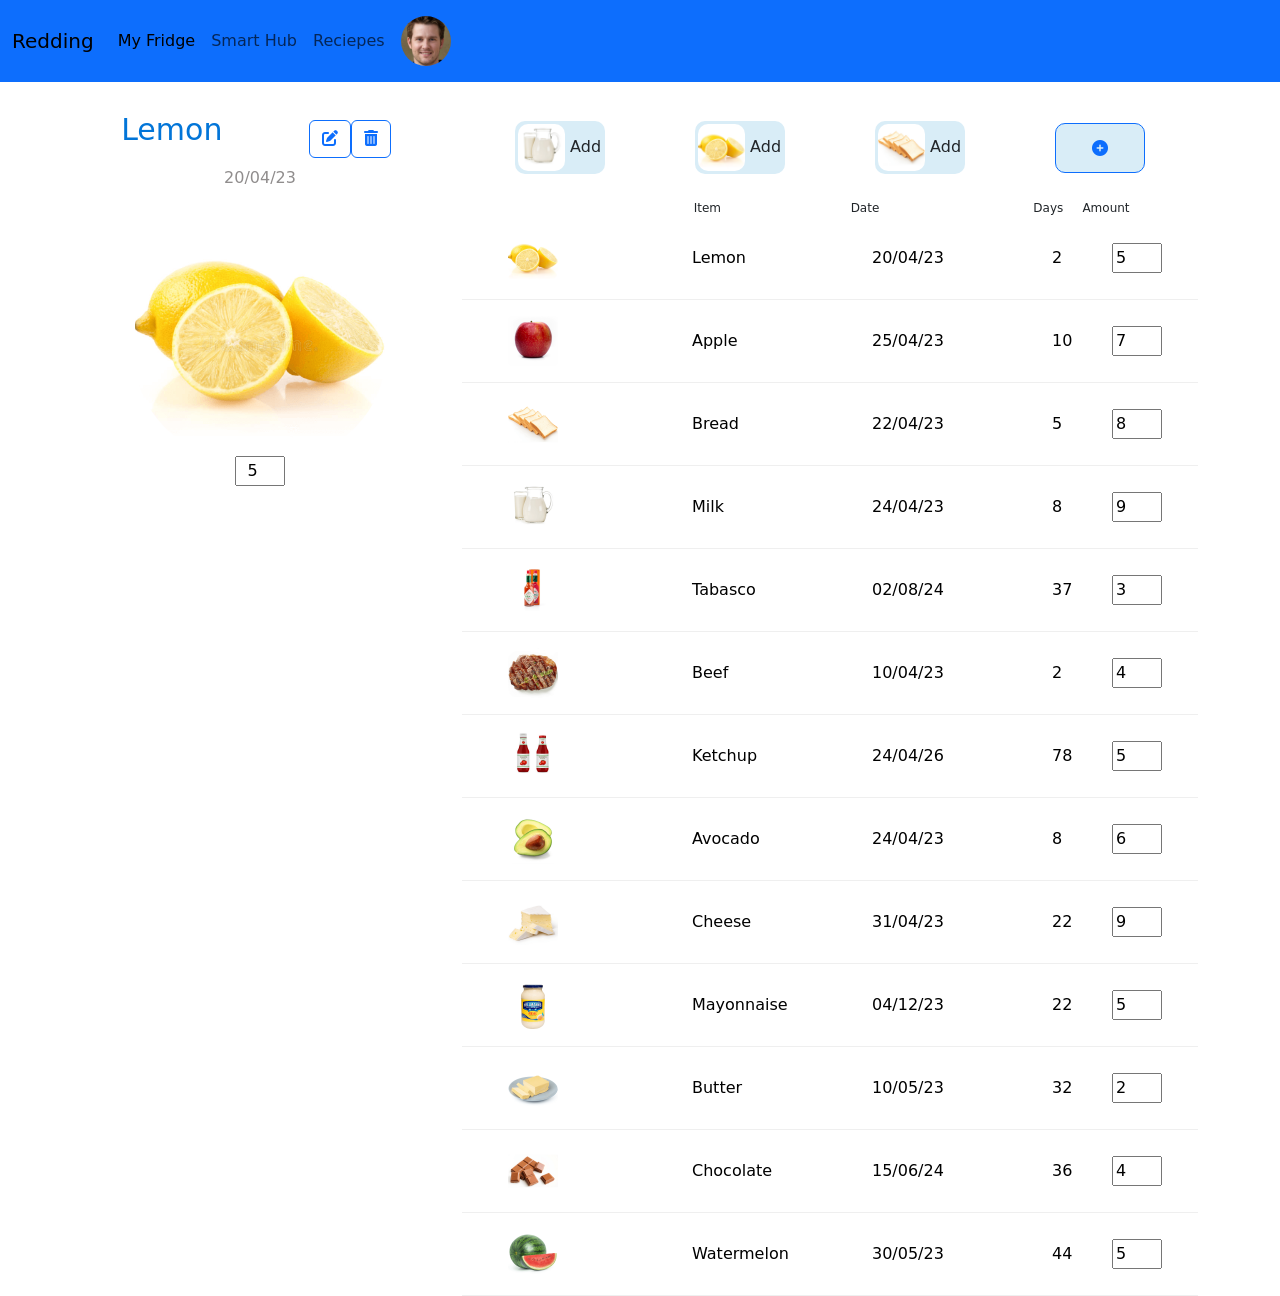
<file: Redding1.1/index.html>
<!DOCTYPE html>
<html lang="en">

<head>
    <meta charset="UTF-8">
    <meta http-equiv="X-UA-Compatible" content="IE=edge">
    <meta name="viewport" content="width=device-width, initial-scale=1.0">
    <script src="https://ajax.googleapis.com/ajax/libs/jquery/3.6.0/jquery.min.js"></script>
    <title>My Fridge</title>
    <script src="https://cdn.jsdelivr.net/npm/bootstrap@5.1.3/dist/js/bootstrap.bundle.min.js"
        integrity="sha384-ka7Sk0Gln4gmtz2MlQnikT1wXgYsOg+OMhuP+IlRH9sENBO0LRn5q+8nbTov4+1p"
        crossorigin="anonymous"></script>
    <link href="https://cdn.jsdelivr.net/npm/bootstrap@5.1.3/dist/css/bootstrap.min.css" rel="stylesheet"
        integrity="sha384-1BmE4kWBq78iYhFldvKuhfTAU6auU8tT94WrHftjDbrCEXSU1oBoqyl2QvZ6jIW3" crossorigin="anonymous">
    <link rel="stylesheet" href="https://cdnjs.cloudflare.com/ajax/libs/font-awesome/6.1.1/css/all.min.css"
        integrity="sha512-KfkfwYDsLkIlwQp6LFnl8zNdLGxu9YAA1QvwINks4PhcElQSvqcyVLLD9aMhXd13uQjoXtEKNosOWaZqXgel0g=="
        crossorigin="anonymous" referrerpolicy="no-referrer" />
    <link rel="stylesheet" href="css/style.css">

</head>

<body id="myFridge">

    <header>
        <nav class="navbar  sticky-top navbar-expand-lg navbar-light bg-primary">
            <div class="container-fluid">
                <a class="navbar-brand" href="#">Redding</a>
                <button class="navbar-toggler" type="button" data-bs-toggle="collapse" data-bs-target="#navbarNav"
                    aria-controls="navbarNav" aria-expanded="false" aria-label="Toggle navigation">
                    <span class="navbar-toggler-icon"></span>
                </button>
                <div class="collapse navbar-collapse" id="navbarNav">
                    <ul class="navbar-nav d-flex align-items-center">
                        <li class="nav-item">
                            <a class="nav-link active" aria-current="page" href="index.html">My Fridge</a>
                        </li>
                        <li class="nav-item">
                            <a class="nav-link" href="smartHub.html">Smart Hub</a>
                        </li>
                        <li class="nav-item">
                            <a class="nav-link" href="reciepes.html">Reciepes</a>
                        </li>
                        <li class="nav-item">
                            <a class="nav-link" href="#"><img src="images/avatar-efe4e93be53b8f8b8714c501cb17f8de.jpg"
                                    alt=""></a>
                        </li>
                    </ul>
                </div>
            </div>
        </nav>
    </header>
    <!-- main -->
    <main id="list-wrapper">

        <section class="container container-fluid">

            <section class="row">

                <section id="big-item" class="col-lg-4 col-md-10 border-right">
                    <!-- dynamically inserted -->
                </section>
                <section class="list-container col-lg-8 col-md-12 border-right">
                    <div class="container">

                        <section class="row">

                            <section class="col-9">


                            </section>
                            <section class="col-1">

                            </section>

                        </section>

                        <section class="row">
                            <table class="table align-middle mb-0 bg-white">
                                <!-- add buttons  -->
                                <div class="add-buttons container">
                                    <div class="row row-cols-2 d-flex p-2 align-items-center justify-content-center ">

                                        <div class="make-hidden col d-flex justify-content-center col-md-3">
                                            <section class="add-item-btn">
                                                <img src="images/Milk.png" alt="">
                                                Add
                                            </section>
                                        </div>
                                        <div class="make-hidden col d-flex justify-content-center col-md-3">
                                            <section class="add-item-btn">
                                                <img src="images/Lemon.png" alt="">
                                                Add
                                            </section>
                                        </div>
                                        <div class="make-hidden col d-flex justify-content-center col-md-3">
                                            <section class="add-item-btn">
                                                <img src="images/Bread.png" alt="">
                                                Add
                                            </section>
                                        </div>
                                        <div class="make-hidden col d-flex justify-content-center col-md-3">
                                            <section
                                                class="add-item-btn btn btn-primary btn-outline-primary d-flex p-2 align-items-center justify-content-center"
                                                data-bs-toggle="modal" data-bs-target="#exampleModal">
                                                <i class="fa-solid fa-circle-plus align-middle"></i>
                                            </section>
                                        </div>
                                    </div>
                                </div>
                                <div class="container d-flex p-2 align-items-center justify-content-end">
                                    <div class="co-1"></div>
                                    <div class="col-11 ">

                                        <!-- <input id="search-bar" type="search" placeholder="Search..."> -->
                                    </div>
                                </div>
                                <!-- Modal -->
                                <div class="modal fade" id="exampleModal" tabindex="-1"
                                    aria-labelledby="exampleModalLabel" aria-hidden="true">
                                    <div class="modal-dialog">
                                        <div class="modal-content">
                                            <div class="modal-header">
                                                <h5 class="modal-title" id="exampleModalLabel">Add New Item</h5>
                                                <button type="button" class="btn-close" data-bs-dismiss="modal"
                                                    aria-label="Close"></button>
                                            </div>
                                            <div class="modal-body">
                                                <form id="addNewItem" action="phpFiles/addItem.php" method="get">
                                                    <!-- Item input -->
                                                    <div class="form-outline mb-4">
                                                        <label class="form-label" for="form1Example1">New Item</label>
                                                        <input name="item" type="search" id="form1Example1"
                                                            class="form-control" />
                                                    </div>
                                                    <!-- Amount input -->
                                                    <div class="form-outline mb-4">
                                                        <label class="form-label" for="form1Example2">Amount</label>
                                                        <input name="amount" type="number" id="form1Example2"
                                                            class="form-control" />
                                                    </div>
                                                    <div class="form-outline mb-4">
                                                        <label class="form-label" for="form1Example2">Purchase
                                                            Date</label>
                                                        <input name="date" type="date" id="form1Example2"
                                                            class="form-control" />
                                                    </div>
                                                    <button type="button" class="btn btn-secondary"
                                                        data-bs-dismiss="modal">Close</button>
                                                    <input for="addNewItem" name="save" type="submit"
                                                        class="btn btn-primary" value="Save Changes" />
                                                </form>
                                            </div>
                                        </div>
                                    </div>
                                </div>
                                <!-- ------------------ -->
                                <div class="titles container  align-middlr">
                                    <div class="row">
                                        <div class="col-3 d-flex justify-content-center"></div>
                                        <div class="col-2 d-flex justify-content-center">Item</div>
                                        <div class="col-2 d-flex justify-content-end">Date</div>
                                        <div class="col-3 d-flex justify-content-end">Days</div>
                                        <div class="col-1 d-flex justify-content-center"> Amount</div>
                                    </div>
                                </div>
                                <tbody id="ingrediant-list" class="align-middle">
                                    <!-- dynamically inserted -->

                                </tbody>
                            </table>
                        </section>
                    </div>
                </section>
            </section>

        </section>
    </main>
    <script src="scripts/fridge.js">
    </script>

</body>

</html>
</file>
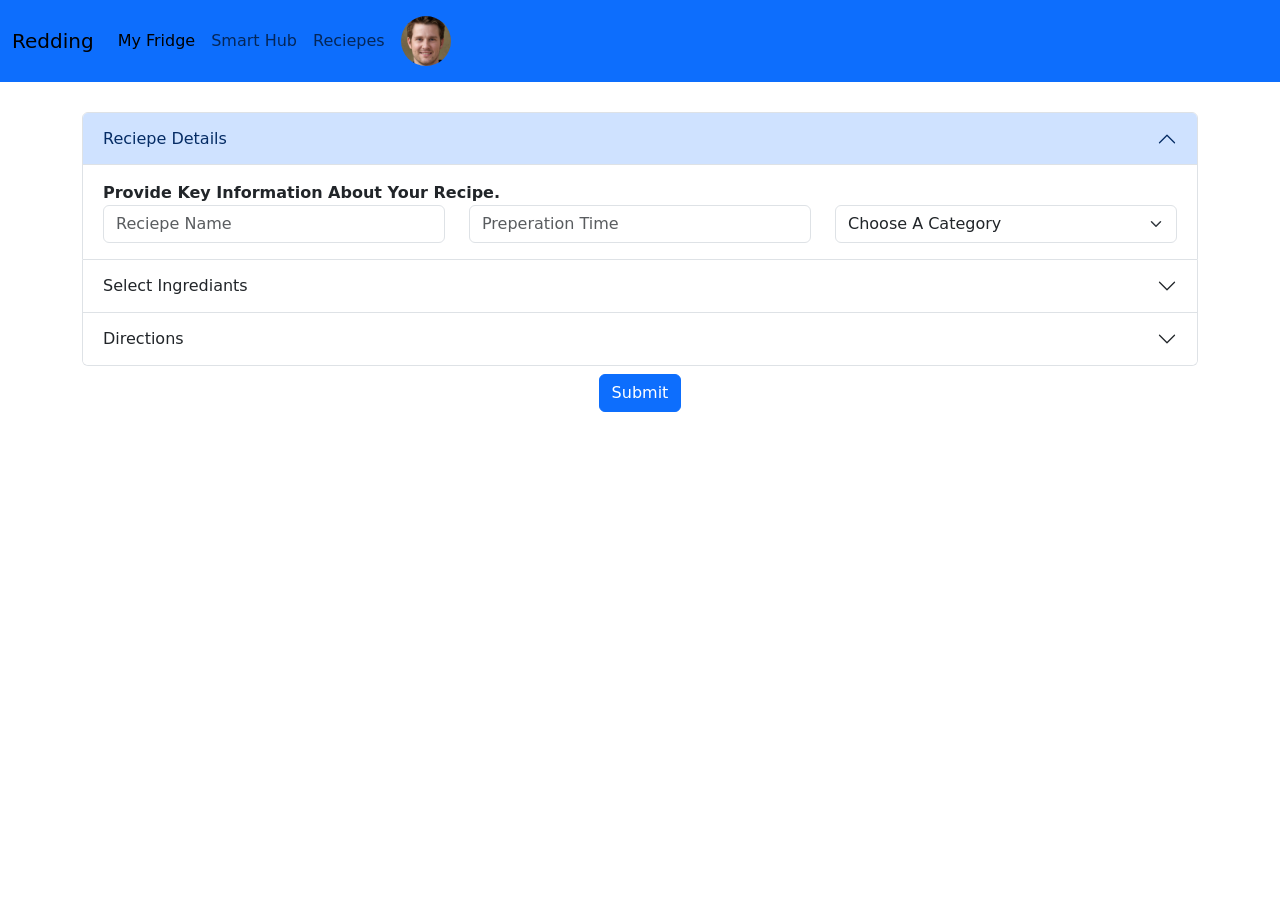
<file: Redding1.1/addReciepe.html>
<!DOCTYPE html>
<html lang="en">

<head>
  <meta charset="UTF-8">
  <meta http-equiv="X-UA-Compatible" content="IE=edge">
  <meta name="viewport" content="width=device-width, initial-scale=1.0">
  <script src="https://ajax.googleapis.com/ajax/libs/jquery/3.6.0/jquery.min.js"></script>
  <title>My Fridge</title>
  <script src="https://cdn.jsdelivr.net/npm/bootstrap@5.1.3/dist/js/bootstrap.bundle.min.js"
    integrity="sha384-ka7Sk0Gln4gmtz2MlQnikT1wXgYsOg+OMhuP+IlRH9sENBO0LRn5q+8nbTov4+1p"
    crossorigin="anonymous"></script>
  <link href="https://cdn.jsdelivr.net/npm/bootstrap@5.1.3/dist/css/bootstrap.min.css" rel="stylesheet"
    integrity="sha384-1BmE4kWBq78iYhFldvKuhfTAU6auU8tT94WrHftjDbrCEXSU1oBoqyl2QvZ6jIW3" crossorigin="anonymous">
  <link rel="stylesheet" href="https://cdnjs.cloudflare.com/ajax/libs/font-awesome/6.1.1/css/all.min.css"
    integrity="sha512-KfkfwYDsLkIlwQp6LFnl8zNdLGxu9YAA1QvwINks4PhcElQSvqcyVLLD9aMhXd13uQjoXtEKNosOWaZqXgel0g=="
    crossorigin="anonymous" referrerpolicy="no-referrer" />
  <link rel="stylesheet" href="css/style.css">
</head>

<body>
  <header>
    <nav class="navbar sticky-top navbar-expand-lg navbar-light bg-primary">
      <div class="container-fluid">
        <a class="navbar-brand" href="index.html">Redding</a>
        <button class="navbar-toggler" type="button" data-bs-toggle="collapse" data-bs-target="#navbarNav"
          aria-controls="navbarNav" aria-expanded="false" aria-label="Toggle navigation">
          <span class="navbar-toggler-icon"></span>
        </button>
        <div class="collapse navbar-collapse" id="navbarNav">
          <ul class="navbar-nav d-flex align-items-center">
            <li class="nav-item">
              <a class="nav-link active" aria-current="page" href="index.html">My Fridge</a>
            </li>
            <li class="nav-item">
              <a class="nav-link" href="smartHub.html">Smart Hub</a>
            </li>
            <li class="nav-item">
              <a class="nav-link" href="reciepes.html">Reciepes</a>
            </li>
            <li class="nav-item">
              <a class="nav-link" href="#"><img src="images/avatar-efe4e93be53b8f8b8714c501cb17f8de.jpg" alt=""></a>
            </li>
          </ul>
        </div>
      </div>
    </nav>
  </header>

  <form action="phpFiles/addRecipe.php" method="get" class="form-floating container">
    <div class="accordion" id="accordionExample">
      <div class="accordion-item">
        <h2 class="accordion-header" id="headingOne">
          <button class="accordion-button" type="button" data-bs-toggle="collapse" data-bs-target="#collapseOne"
            aria-expanded="true" aria-controls="collapseOne">
            Reciepe Details
          </button>
        </h2>
        <div id="collapseOne" class="accordion-collapse collapse show" aria-labelledby="headingOne"
          data-bs-parent="#accordionExample">
          <div class="accordion-body container">
            <strong>Provide Key Information About Your Recipe.</strong>
            <section id="column" class="row">
              <div class="col-lg-4 ">
                <input name="receipeName" type="text" class="form-control" id="floatingInputValue"
                  placeholder="Reciepe Name" value="">

              </div>
              <div class="col-lg-4 ">
                <input name="preperationTime" type="text" class="form-control" placeholder="Preperation Time" value="">
              </div>
              <div class="col-lg-4 ">
                <select name="categories" class="form-select" aria-label="Default select example">
                  <option selected>Choose A Category</option>
                  <option value="1">Vegan</option>
                  <option value="2">Dairy Free</option>
                  <option value="3">Gluten Free</option>
                </select>
              </div>
            </section>
          </div>
        </div>
      </div>
      <div class="accordion-item">
        <h2 class="accordion-header" id="headingTwo">
          <button class="accordion-button collapsed" type="button" data-bs-toggle="collapse"
            data-bs-target="#collapseTwo" aria-expanded="false" aria-controls="collapseTwo">
            Select Ingrediants
          </button>
        </h2>
        <div id="collapseTwo" class="accordion-collapse collapse" aria-labelledby="headingTwo"
          data-bs-parent="#accordionExample">
          <div class="accordion-body">
            <strong>What Ingrediants Does Your Reciepe Include?.</strong>
            <div class="form-floating">
              <textarea name="ingrediants" class="form-control" placeholder="Leave a comment here"
                id="floatingTextarea2" style="height: 100px"></textarea>
              <label for="floatingTextarea2">Ingrediants</label>
            </div>
          </div>
        </div>
      </div>
      <div class="accordion-item">
        <h2 class="accordion-header" id="headingThree">
          <button class="accordion-button collapsed" type="button" data-bs-toggle="collapse"
            data-bs-target="#collapseThree" aria-expanded="false" aria-controls="collapseThree">
            Directions
          </button>
        </h2>
        <div id="collapseThree" class="accordion-collapse collapse" aria-labelledby="headingThree"
          data-bs-parent="#accordionExample">
          <div class="accordion-body">
            <strong>Pleade Explain The Best Way To Make This </strong>
            <textarea name="directions" class="form-control" placeholder="Leave a comment here" id="floatingTextarea3"
              style="height: 100px"></textarea>
            <label for="floatingTextarea3">Directions</label>
          </div>
        </div>
      </div>
    </div>
    <section class="container d-flex p-2 align-items-center justify-content-center">
      <input type="submit" class="btn btn-primary ">
    </section>

  </form>

</body>

</html>
</file>
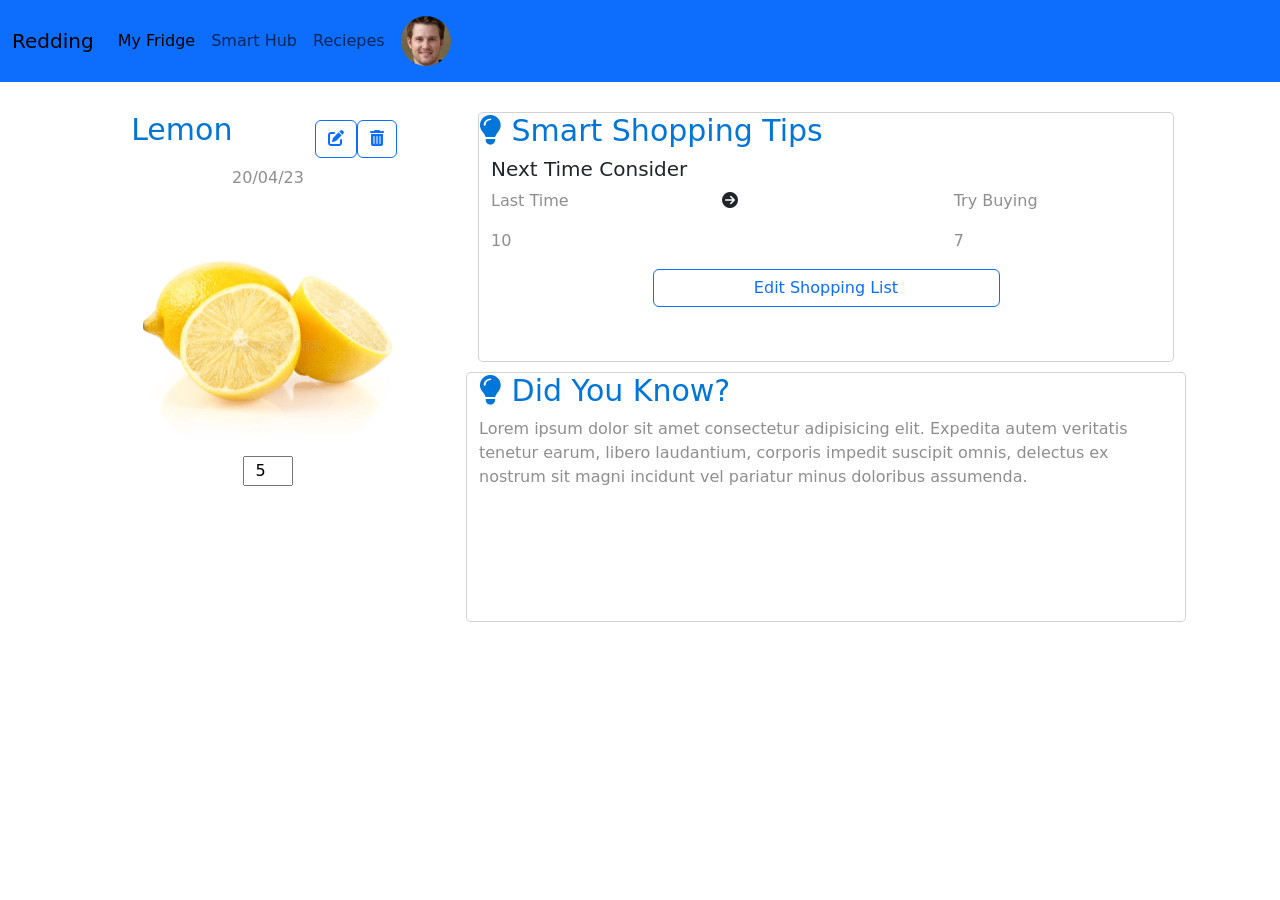
<file: Redding1.1/mainobject.html>
<!DOCTYPE html>
<html lang="en">

<head>
    <meta charset="UTF-8">
    <meta http-equiv="X-UA-Compatible" content="IE=edge">
    <meta name="viewport" content="width=device-width, initial-scale=1.0">
    <script src="https://ajax.googleapis.com/ajax/libs/jquery/3.6.0/jquery.min.js"></script>
    <title>Item</title>
    <script src="https://cdn.jsdelivr.net/npm/bootstrap@5.1.3/dist/js/bootstrap.bundle.min.js"
        integrity="sha384-ka7Sk0Gln4gmtz2MlQnikT1wXgYsOg+OMhuP+IlRH9sENBO0LRn5q+8nbTov4+1p"
        crossorigin="anonymous"></script>
    <link href="https://cdn.jsdelivr.net/npm/bootstrap@5.1.3/dist/css/bootstrap.min.css" rel="stylesheet"
        integrity="sha384-1BmE4kWBq78iYhFldvKuhfTAU6auU8tT94WrHftjDbrCEXSU1oBoqyl2QvZ6jIW3" crossorigin="anonymous">
    <link rel="stylesheet" href="https://cdnjs.cloudflare.com/ajax/libs/font-awesome/6.1.1/css/all.min.css"
        integrity="sha512-KfkfwYDsLkIlwQp6LFnl8zNdLGxu9YAA1QvwINks4PhcElQSvqcyVLLD9aMhXd13uQjoXtEKNosOWaZqXgel0g=="
        crossorigin="anonymous" referrerpolicy="no-referrer" />
    <link rel="stylesheet" href="css/style.css">
</head>

<body id="main-object">


    <header>
        <nav class="navbar sticky-top navbar-expand-lg navbar-light bg-primary">
            <div class="container-fluid">
                <a class="navbar-brand" href="index.html">Redding</a>
                <button class="navbar-toggler" type="button" data-bs-toggle="collapse" data-bs-target="#navbarNav"
                    aria-controls="navbarNav" aria-expanded="false" aria-label="Toggle navigation">
                    <span class="navbar-toggler-icon"></span>
                </button>
                <div class="collapse navbar-collapse" id="navbarNav">
                    <ul class="navbar-nav d-flex align-items-center">
                        <li class="nav-item ">
                            <a class="nav-link active" aria-current="page" href="index.html">My Fridge</a>
                        </li>
                        <li class="nav-item">
                            <a class="nav-link" href="smartHub.html">Smart Hub</a>
                        </li>
                        <li class="nav-item">
                            <a class="nav-link" href="reciepes.html">Reciepes</a>
                        </li>
                        <li class="nav-item">
                            <a class="nav-link" href="#"><img src="images/avatar-efe4e93be53b8f8b8714c501cb17f8de.jpg"
                                    alt=""></a>
                        </li>
                    </ul>
                </div>
            </div>
        </nav>
    </header>


    <section class="container container-fluid">
        <div class="container">
            <section class="row">

                <section id="big-item" class="col-lg-4 col-md-10 border-right container">
                    <!-- dynamically inserted -->
                </section>
                <section class="col-lg-8 col-md-12 border-right">
                    <div class="container">

                        <section class="row">
                            <section class="container">
                                <section class="card">
                                    <section class="card-wrapper">
                                        <h1> <i class="fa-solid fa-lightbulb"></i> Smart Shopping Tips</h1>
                                        <section class="container-fluid">
                                            <h5>Next Time Consider</h5>
                                            <section class="row">
                                                <section class="col-4">
                                                    <p>Last Time</p>
                                                    <p> 10</p>
                                                </section>
                                                <section class="col-4">
                                                    <i class="fa-solid fa-circle-arrow-right"></i>
                                                </section>
                                                <section class="col-4">
                                                    <p>Try Buying</p>
                                                    <p> 7</p>
                                                </section>
                                            </section>
                                        </section>

                                        <section class="d-flex justify-content-center">
                                            <a class="btn btn-outline-primary text-center col-6" href="smartHub.html">
                                                Edit Shopping List
                                            </a>
                                        </section>
                                        

                                    </section>
                                </section>

                                <section class="row card">
                                    <h1> <i class="fa-solid fa-lightbulb"></i> Did You Know?</h1>
                                    <section class="main-item-card">
                                        <p class="text-align-left">
                                            Lorem ipsum dolor sit amet consectetur adipisicing elit. Expedita autem
                                            veritatis tenetur earum, libero laudantium, corporis impedit suscipit omnis,
                                            delectus ex nostrum sit magni incidunt vel pariatur minus doloribus
                                            assumenda.
                                        </p>

                                    </section>


                                </section>
                            </section>


                        </section>



                    </div>
                </section>

            </section>

        </div>

    </section>

    <script src="scripts/fridge.js"></script>
</body>

</html>
</file>
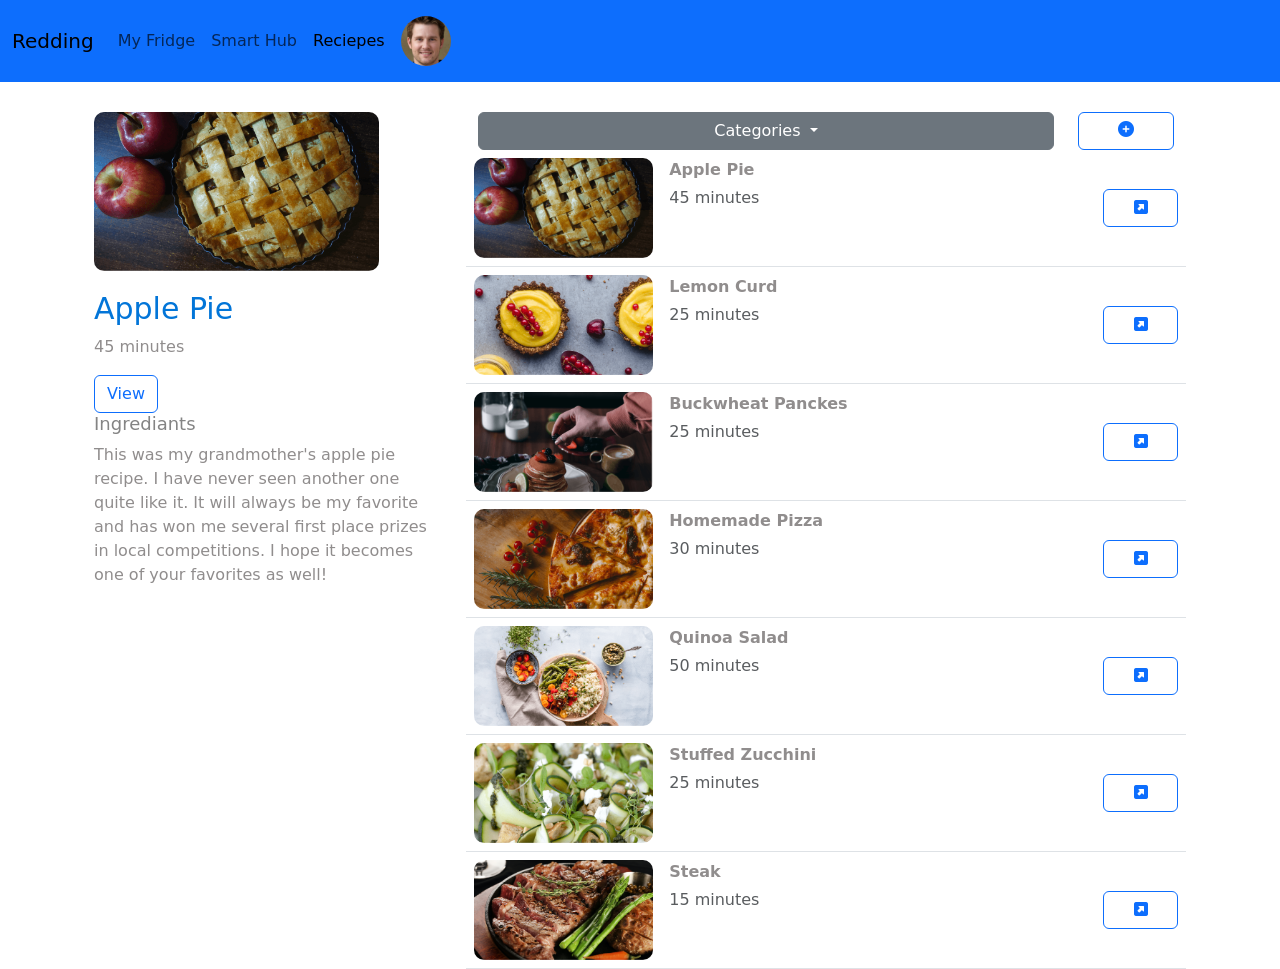
<file: Redding1.1/reciepes.html>
<!DOCTYPE html>
<html lang="en">

<head>
    <meta charset="UTF-8">
    <meta http-equiv="X-UA-Compatible" content="IE=edge">
    <meta name="viewport" content="width=device-width, initial-scale=1.0">
    <script src="https://ajax.googleapis.com/ajax/libs/jquery/3.6.0/jquery.min.js"></script>
    <title>Reciepe Feed</title>
    <script src="https://cdn.jsdelivr.net/npm/bootstrap@5.1.3/dist/js/bootstrap.bundle.min.js"
        integrity="sha384-ka7Sk0Gln4gmtz2MlQnikT1wXgYsOg+OMhuP+IlRH9sENBO0LRn5q+8nbTov4+1p"
        crossorigin="anonymous"></script>
    <link href="https://cdn.jsdelivr.net/npm/bootstrap@5.1.3/dist/css/bootstrap.min.css" rel="stylesheet"
        integrity="sha384-1BmE4kWBq78iYhFldvKuhfTAU6auU8tT94WrHftjDbrCEXSU1oBoqyl2QvZ6jIW3" crossorigin="anonymous">
    <link rel="stylesheet" href="https://cdnjs.cloudflare.com/ajax/libs/font-awesome/6.1.1/css/all.min.css"
        integrity="sha512-KfkfwYDsLkIlwQp6LFnl8zNdLGxu9YAA1QvwINks4PhcElQSvqcyVLLD9aMhXd13uQjoXtEKNosOWaZqXgel0g=="
        crossorigin="anonymous" referrerpolicy="no-referrer" />
    <link rel="stylesheet" href="css/style.css">

</head>

<body id="reciepes">

    <header>
        <nav class=" $navbar-info-hover-color navbar sticky-top navbar-expand-lg navbar-light bg-primary">
            <div class="container-fluid">
                <a class="navbar-brand" href="index.html">Redding</a>
                <button class="navbar-toggler" type="button" data-bs-toggle="collapse" data-bs-target="#navbarNav"
                    aria-controls="navbarNav" aria-expanded="false" aria-label="Toggle navigation">
                    <span class="navbar-toggler-icon"></span>
                </button>
                <div class="collapse navbar-collapse" id="navbarNav">
                    <ul class="navbar-nav d-flex align-items-center">
                        <li class="nav-item ">
                            <a class="nav-link " aria-current="page" href="index.html">My Fridge</a>
                        </li>
                        <li class="nav-item">
                            <a class="nav-link" href="smartHub.html">Smart Hub</a>
                        </li>
                        <li class="nav-item">
                            <a class="nav-link active" href="reciepes.html">Reciepes</a>
                        </li>
                        <li class="nav-item">
                            <a class="nav-link" href="#"><img src="images/avatar-efe4e93be53b8f8b8714c501cb17f8de.jpg"
                                    alt=""></a>
                        </li>
                    </ul>
                </div>
            </div>
        </nav>
    </header>
    <!-- main -->
    <main id="list-wrapper">

        <section class="container container-fluid">

            <div class="container">

                <section class="row">

                    <section id="reciepe-preview" class="col-lg-4 col-md-10 border-right">

                    </section>
                    <section class="col-lg-8 col-md-12 border-right">
                        <div class="container">
                            <section class="row">
                                <section class="col-10 ">
                                    <div class="dropdown d-grid gap-2">
                                        <!-- dropdown -->
                                        <button class="btn btn-secondary dropdown-toggle" type="button"
                                            id="dropdownMenuButton1" data-bs-toggle="dropdown" aria-expanded="true">
                                            Categories
                                        </button>
                                        <ul class="dropdown-menu nav-fill" aria-labelledby="dropdownMenuButton1">
                                            <li><a class="dropdown-item" href="#">Vegeterian</a></li>
                                            <li><a class="dropdown-item" href="#">Vegan</a></li>
                                            <li><a class="dropdown-item" href="#">Lactose Free</a></li>
                                            <li><a class="dropdown-item"> Gluten Free</a></li>
                                        </ul>
                                    </div>

                                </section>
                                <section class="col-2 d-grid gap-4">
                                    <a href="addReciepe.html"
                                        class="btn btn-outline-primary d-flex p-2 justify-content-center">
                                        <i class="fa-solid fa-circle-plus"></i>
                                    </a>
                                </section>

                            </section>

                            <section class="row">
                                <table class="table  table-hover align-middle mb-0 bg-white">
                                    <tbody id="reciepe-dynamic-list">

                                        <!-- dynamically inserted -->

                                    </tbody>
                                </table>
                            </section>
                        </div>
                    </section>
                </section>
            </div>
        </section>
    </main>
    <script src="scripts/reciepes.js">
    </script>
</body>

</html>
</file>
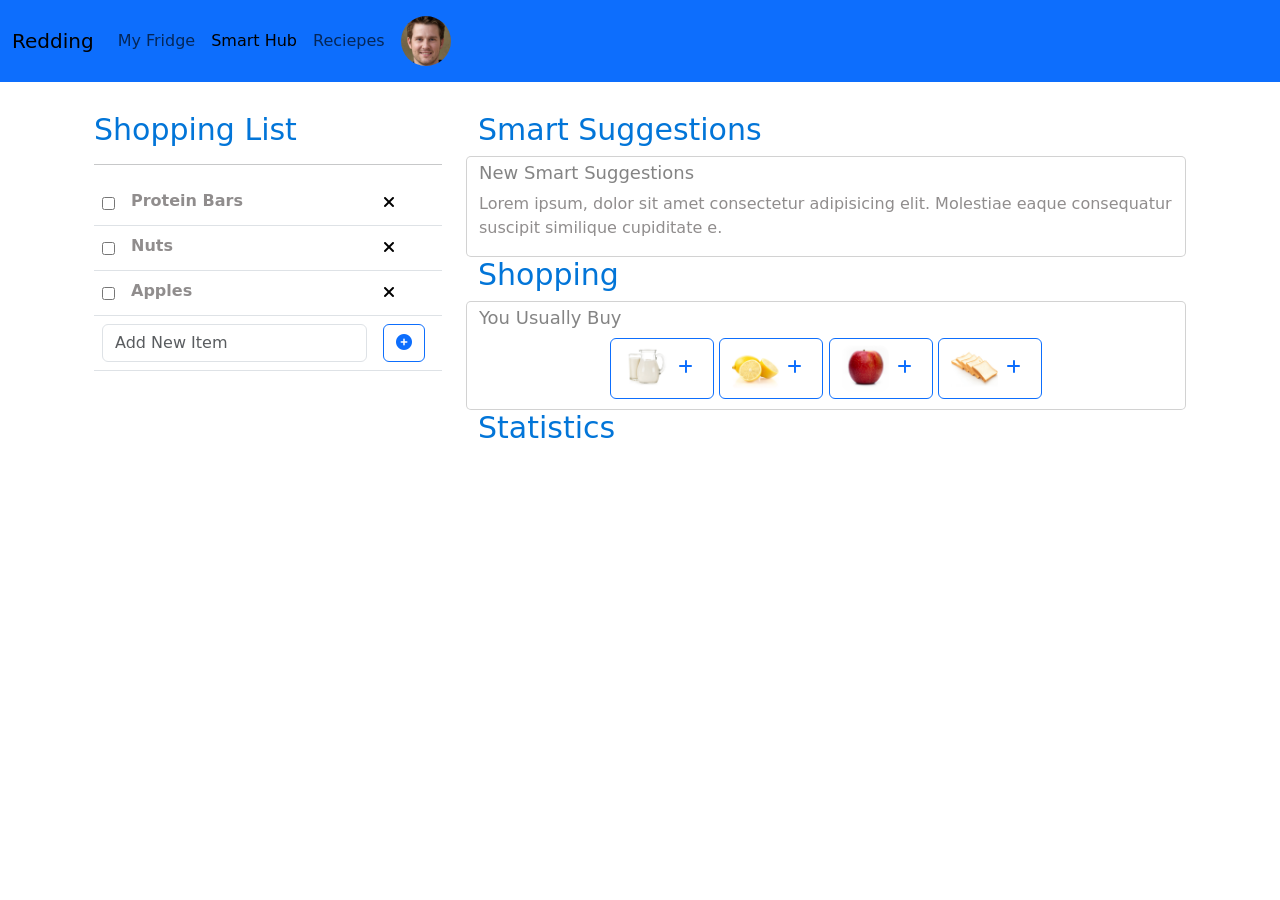
<file: Redding1.1/smartHub.html>
<!DOCTYPE html>
<html lang="en">

<head>
    <meta charset="UTF-8">
    <meta http-equiv="X-UA-Compatible" content="IE=edge">
    <meta name="viewport" content="width=device-width, initial-scale=1.0">
    <script src="https://ajax.googleapis.com/ajax/libs/jquery/3.6.0/jquery.min.js"></script>
    <title>Smart Hub</title>
    <script src="https://cdn.jsdelivr.net/npm/bootstrap@5.1.3/dist/js/bootstrap.bundle.min.js"
        integrity="sha384-ka7Sk0Gln4gmtz2MlQnikT1wXgYsOg+OMhuP+IlRH9sENBO0LRn5q+8nbTov4+1p"
        crossorigin="anonymous"></script>
    <link href="https://cdn.jsdelivr.net/npm/bootstrap@5.1.3/dist/css/bootstrap.min.css" rel="stylesheet"
        integrity="sha384-1BmE4kWBq78iYhFldvKuhfTAU6auU8tT94WrHftjDbrCEXSU1oBoqyl2QvZ6jIW3" crossorigin="anonymous">
    <link rel="stylesheet" href="https://cdnjs.cloudflare.com/ajax/libs/font-awesome/6.1.1/css/all.min.css"
        integrity="sha512-KfkfwYDsLkIlwQp6LFnl8zNdLGxu9YAA1QvwINks4PhcElQSvqcyVLLD9aMhXd13uQjoXtEKNosOWaZqXgel0g=="
        crossorigin="anonymous" referrerpolicy="no-referrer" />
    <script src="https://canvasjs.com/assets/script/canvasjs.min.js"></script>
    <link rel="stylesheet" href="css/style.css">

</head>

<body id="smart-hub">

    <header>
        <nav class="navbar sticky-top navbar-expand-lg navbar-light bg-primary">
            <div class="container-fluid">
                <a class="navbar-brand" href="index.html">Redding</a>
                <button class="navbar-toggler" type="button" data-bs-toggle="collapse" data-bs-target="#navbarNav"
                    aria-controls="navbarNav" aria-expanded="false" aria-label="Toggle navigation">
                    <span class="navbar-toggler-icon"></span>
                </button>
                <div class="collapse navbar-collapse" id="navbarNav">
                    <ul class="navbar-nav d-flex align-items-center">
                        <li class="nav-item">
                            <a class="nav-link" aria-current="page" href="index.html">My Fridge</a>
                        </li>
                        <li class="wrapper nav-item">
                            <a class="bounce_button nav-link active" href="smartHub.html">Smart Hub</a>
                        </li>
                        <li class="nav-item">
                            <a class="nav-link" href="reciepes.html">Reciepes</a>
                        </li>
                        <li class="nav-item">
                            <a class="nav-link" href="#"><img src="images/avatar-efe4e93be53b8f8b8714c501cb17f8de.jpg"
                                    alt=""></a>
                        </li>
                    </ul>
                </div>
            </div>
        </nav>
    </header>
    <section class="container container-fluid">
        <div class="container">
            <section class="row">
                <section class="col-lg-4 col-md-10 border-right">
                    <h1>Shopping List</h1>
                    <hr>
                    <table class="table align-middle mb-0 bg-white">
                        <tbody id="grocery-list-table">
                            <tr>
                                <td>
                                    <div class="d-flex align-items-center">
                                        <input type="checkbox" class="btn btn-outline-primary">
                                        <div class="ms-3">
                                            <p class="fw-bold mb-1">Protein Bars</p>

                                        </div>
                                    </div>
                                </td>

                                <td>
                                    <i class="fa-solid fa-xmark"></i>
                                </td>
                            </tr>
                            <tr>
                                <td>
                                    <div class="d-flex align-items-center">
                                        <input type="checkbox" class="btn btn-outline-primary">
                                        <div class="ms-3">
                                            <p class="fw-bold mb-1">Nuts</p>

                                        </div>
                                    </div>
                                </td>
                                <td>
                                    <i class="fa-solid fa-xmark"></i>
                                </td>
                            </tr>
                            <tr>
                                <td>
                                    <div class="d-flex align-items-center">
                                        <input type="checkbox" class="btn btn-outline-primary">
                                        <div class="ms-3">
                                            <p class="fw-bold mb-1">Apples</p>
                                        </div>
                                    </div>
                                </td>
                                <td>
                                    <i class="fa-solid fa-xmark"></i>
                                </td>
                            </tr>
                        </tbody>
                        <tbody>
                            <tr>
                                <td>
                                    <input id="new-item-input" class="form-control" type="text"
                                        placeholder="Add New Item">
                                </td>
                                <td>
                                    <button id="add-list-btn" class="btn btn-outline-primary">
                                        <i class="fa-solid fa-circle-plus"></i>
                                    </button>
                                </td>
                            </tr>
                        </tbody>
                    </table>

                </section>
                <section class="col-lg-8 col-md-12 border-right">
                    <div class="container">

                        <section class="row">

                            <h1>Smart Suggestions</h1>
                            <section class="card">
                                <section class="card-wrapper">
                                    <h2> New Smart Suggestions</h2>
                                    <p>
                                        Lorem ipsum, dolor sit amet consectetur adipisicing elit.
                                        Molestiae eaque consequatur suscipit similique cupiditate
                                        e.
                                    </p>
                                </section>
                            </section>

                        </section>
                        <section class="row">
                            <h1>Shopping</h1>
                            <section class="card">
                                <section class="card-wrapper justify-content-center">

                                    <h2>You Usually Buy</h2>
                                    <section id="usually-buy" class="d-flex align-items-center justify-content-around">
                                        <section class="make-column">
                                            <div class="add-item-btn btn btn-outline-primary "><img
                                                    src="images/Milk.png" alt=""><i class="fa-solid fa-plus p-2"></i>
                                            </div>
                                            <div class="add-item-btn btn btn-outline-primary"><img
                                                    src="images/Lemon.png" alt=""><i class="fa-solid fa-plus p-2"></i>
                                            </div>
                                            <div class="add-item-btn btn btn-outline-primary"><img
                                                    src="images/Apple.png" alt=""><i class="fa-solid fa-plus p-2"></i>
                                            </div>
                                            <div class="add-item-btn btn btn-outline-primary"><img
                                                    src="images/Bread.png" alt=""><i class="fa-solid fa-plus p-2"></i>
                                            </div>
                                        </section>
                                    </section>
                                </section>
                            </section>
                        </section>


                        <h1>Statistics</h1>

                        <section id="chart-background">
                            <div id="chartContainer">

                            </div>
                        </section>
                    </div>
                </section>
            </section>
        </div>

    </section>






    <script src="scripts/smartHub.js">
    </script>
</body>

</html>
</file>
<file: Redding1.1/css/style.css>
header {
    margin-bottom: 30px;
}

header,
img {
    border-radius: 100px;

    cursor: pointer;

}

h1 {
    font-size: 30px;
    color: #0275d8;
}

h2 {
    font-size: 18px;
    color: #848484;
}

#smart-hub h2 {
    margin-top: 5px;
}

p {
    color: #908d8d;
}

#reciepes td img {
    width: auto;
    height: 100px;
    margin: 0px;
    padding: 0px;
    border-radius: 10px;
}

#reciepes #reciepe-card>img {
    width: 82%;
    height: auto;
    border-radius: 10px;
    margin-bottom: 20px;
}

/* list */

#ingrediant-list,
img {
    width: 50px;
    height: auto;
}

#big-item img {
    width: 250px;
}


.titles {
    font-size: 12px;
}

#myFridge .add-item-btn {
    background-color: #D9EDF7;
    border-radius: 10px;
    margin: 1px;
    width: 90px;
    padding: 3px;
    min-height: 50px;
    cursor: pointer;
}

.add-item-btn img {
    width: 47px;
    border-radius: 10px;
}

#search-bar {
    width: 89%;
    height: 40px;
    margin: 10px 0;
    border-radius: 5px;
    border: solid gainsboro 0.1px;
}

.product {
    border-bottom: solid rgb(239, 239, 239);
}

.product:hover {
    background-color: #e0e2e4;
}

.product img {
    border-radius: 5px;
}

#usually-buy {
    margin: 10px;
}

.card {
    border-radius: 5px;
}

#main-object .card {
    margin-bottom: 10px;
    height: 250px;
}

@media only screen and (max-width: 990px) {

    h1 {
        font-size: 23px;
    }

    h2 {
        font-size: 16px;
    }

    h5 {
        font-size: 18x;
        color: #848484;
    }

    .card {
        padding-top: 10px;
    }

    #reciepe-preview {
        display: none;
    }

    #myFridge #big-item {
        display: none;
    }

    #main-object #big-item {
        margin-bottom: 10px;
    }

    /* #main-object .card {
        height: 280px;
    } */

    #reciepes td img {

        height: 70px;
        border-radius: 5px;

    }

    .product {
        font-size: 14px;
    }

    .p-date {
        font-size: 12px;
    }

    #column {
        flex-direction: column;
    }

    .add-item-btn>img {
        width: 42px;
    }

    .make-column {
        flex-direction: column;
    }

}

@keyframes bounce {

    0%,
    100%,
    20%,
    50%,
    80% {
        -webkit-transform: translateY(0);
        -ms-transform: translateY(0);
        transform: translateY(0)
    }

    40% {
        -webkit-transform: translateY(-30px);
        -ms-transform: translateY(-30px);
        transform: translateY(-30px)
    }

    60% {
        -webkit-transform: translateY(-15px);
        -ms-transform: translateY(-15px);
        transform: translateY(-15px)
    }
}
</file>
